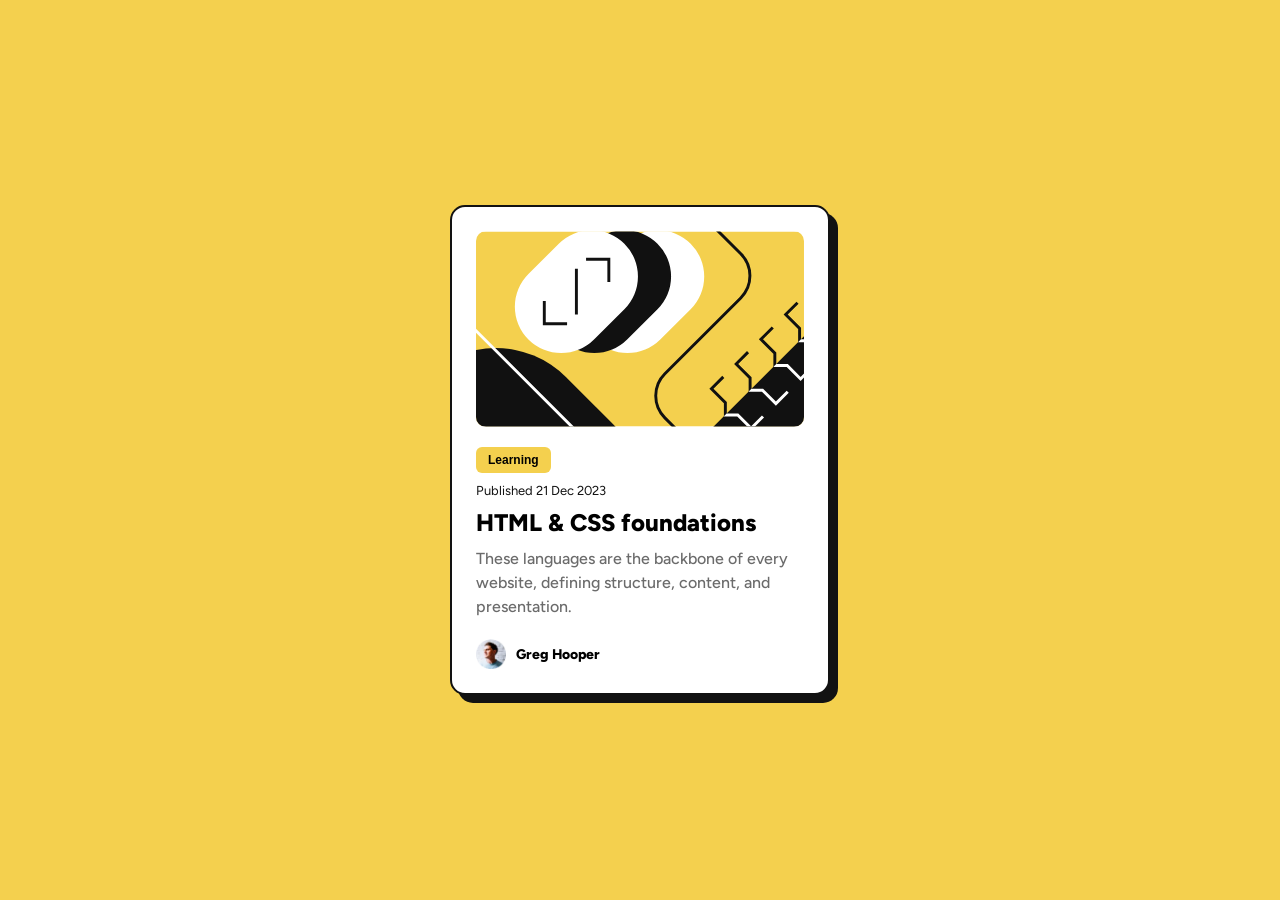
<file: blog-preview-card-main/index.html>
<!doctype html>
<html lang="en">
  <head>
    <meta charset="UTF-8" />
    <meta name="viewport" content="width=device-width, initial-scale=1.0" />
    <title>Frontend Mentor | Blog preview card</title>

    <link rel="stylesheet" href="./style.css" />
  </head>

  <body>
    <main class="card">
      <img
        class="card-image"
        src="./assets/images/illustration-article.svg"
        alt="Article illustration"
      />

      <div class="card-content">
        <button class="tag">Learning</button>

        <span class="publish-date">Published 21 Dec 2023</span>

        <h2 class="card-title">HTML & CSS foundations</h2>

        <p class="card-description">
          These languages are the backbone of every website, defining structure,
          content, and presentation.
        </p>

        <div class="author">
          <img
            class="author-avatar"
            src="./assets/images/image-avatar.webp"
            alt="Greg Hooper avatar"
          />
          <span class="author-name">Greg Hooper</span>
        </div>
      </div>
    </main>
  </body>
</html>
</file>
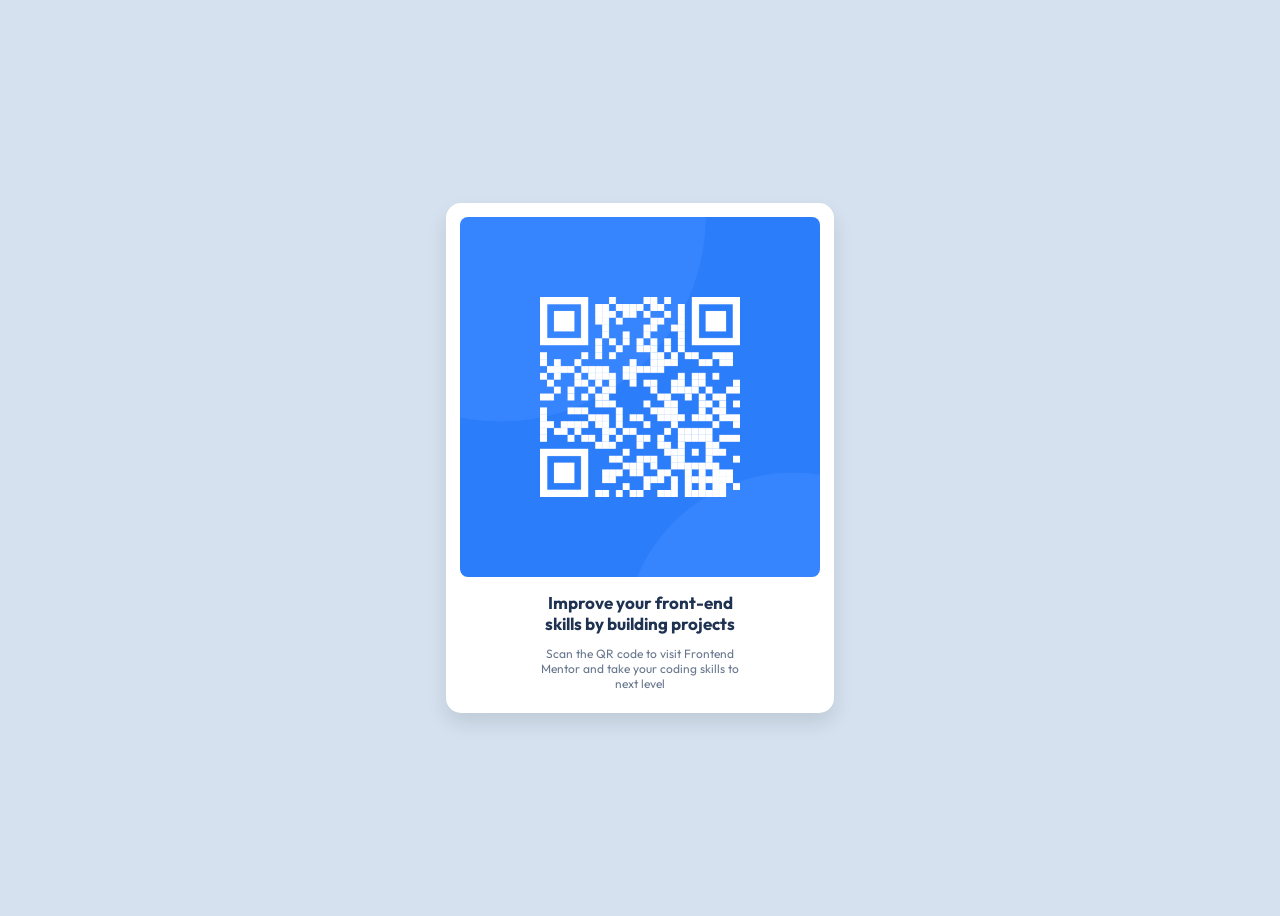
<file: qr-code-component-main/index.html>
<!doctype html>
<html lang="en">
  <head>
    <meta charset="UTF-8" />
    <meta name="viewport" content="width=device-width, initial-scale=1.0" />
    <link
      rel="icon"
      type="image/png"
      sizes="32x32"
      href="./images/favicon-32x32.png"
    />
    <title>Frontend Mentor | QR code component</title>
    <link rel="stylesheet" href="./styles.css" />
  </head>
  <body>
    <main>
      <img src="./images/image-qr-code.png" alt="QR-CODE" />
      <div>
        <header>
          <h1>
            Improve your front-end <br />
            skills by building projects
          </h1>
          <p>
            Scan the QR code to visit Frontend <br />
            Mentor and take your coding skills to <br />next level
          </p>
        </header>
      </div>
    </main>
  </body>
</html>
</file>
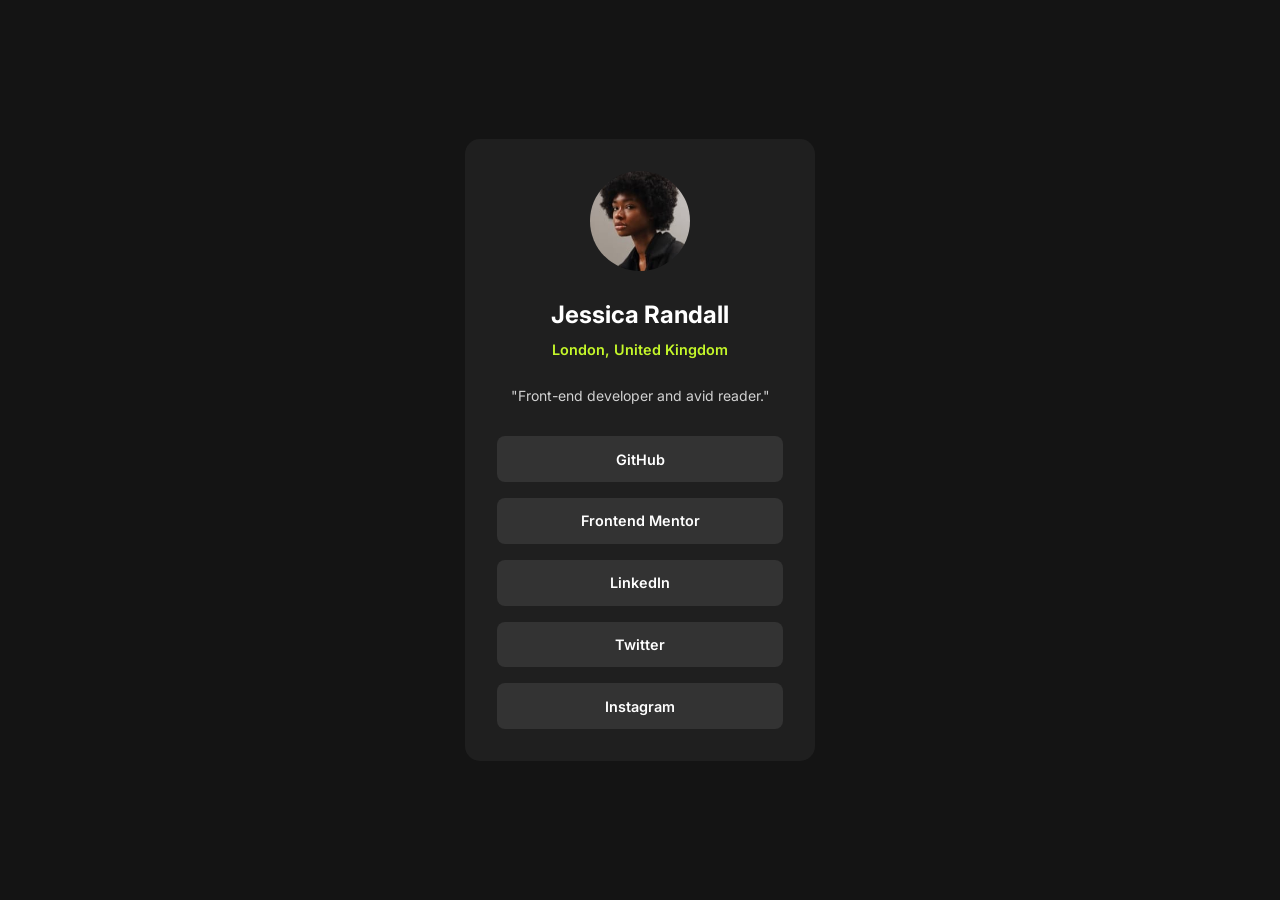
<file: social-links-profile-main/index.html>
<!doctype html>
<html lang="en">
  <head>
    <meta charset="UTF-8" />
    <meta name="viewport" content="width=device-width, initial-scale=1.0" />

    <link
      rel="icon"
      type="image/png"
      sizes="32x32"
      href="./assets/images/favicon-32x32.png"
    />

    <title>Frontend Mentor | Social links profile</title>
    <link rel="stylesheet" href="./style.css" />
  </head>

  <body class="page">
    <main class="profile">
      <header class="profile__header">
        <img
          class="profile__avatar"
          src="./assets/images/avatar-jessica.jpeg"
          alt="Jessica Randall"
        />

        <h2 class="profile__name">Jessica Randall</h2>
        <h4 class="profile__location">London, United Kingdom</h4>
        <p class="profile__description">
          "Front-end developer and avid reader."
        </p>
      </header>

      <div class="profile__links">
        <a href="#" class="profile__link">GitHub</a>
        <a href="#" class="profile__link">Frontend Mentor</a>
        <a href="#" class="profile__link">LinkedIn</a>
        <a href="#" class="profile__link">Twitter</a>
        <a href="#" class="profile__link">Instagram</a>
      </div>
    </main>
  </body>
</html>
</file>
<file: blog-preview-card-main/style.css>
@import url("https://fonts.googleapis.com/css2?family=Figtree:wght@300;500;800&display=swap");

* {
  box-sizing: border-box;
}

body,
h1,
h2,
h3,
p {
  margin: 0;
}

:root {
  --yellow: hsl(47, 88%, 63%);
  --white: hsl(0, 0%, 100%);
  --gray-500: hsl(0, 0%, 42%);
  --gray-950: hsl(0, 0%, 7%);
}

body {
  min-height: 100vh;
  font-family: "Figtree", sans-serif;
  display: flex;
  justify-content: center;
  align-items: center;
  background-color: var(--yellow);
}

.card {
  background-color: var(--white);
  padding: 24px;
  border-radius: 15px;
  border: 2px solid var(--gray-950);
  display: flex;
  flex-direction: column;
  gap: 20px;

  box-shadow: 8px 8px 0 var(--gray-950);
  max-width: 380px;
}

.card-image {
  border-radius: 10px;
  width: 100%;
}

.card-content {
  display: flex;
  flex-direction: column;
  gap: 10px;
}

.tag {
  border: none;
  border-radius: 6px;
  background-color: var(--yellow);
  align-self: flex-start;
  font-weight: 800;
  font-size: 12px;
  padding: 6px 12px;
}

.publish-date {
  font-size: 13px;
  color: var(--gray-950);
}

.card-title {
  font-weight: 800;
}

.card-description {
  font-size: 16px;
  font-weight: 500;
  color: var(--gray-500);
  line-height: 1.5;
}

.author {
  display: flex;
  align-items: center;
  gap: 10px;
  margin-top: 10px;
}

.author-avatar {
  width: 30px;
  height: 30px;
}

.author-name {
  font-weight: 800;
  font-size: 14px;
}
</file>
<file: qr-code-component-main/styles.css>
@import url("https://fonts.googleapis.com/css2?family=Outfit:wght@400;700&display=swap");

:root {
  --bg-color: #d5e1ef;
  --slate-300: hsl(212, 45%, 89%);
  --slate-500: hsl(216, 15%, 48%);
  --slate-900: hsl(218, 44%, 22%);
  --font-main: "Outfit", sans-serif;
}

body {
  display: flex;
  justify-content: center;
  align-items: center;
  min-height: 100vh;
  font-family: var(--font-main);
  background-color: var(--bg-color);
}

main {
  display: flex;
  flex-direction: column;
  align-items: center;
  justify-content: space-around;
  background-color: white;
  border-radius: 15px;
  padding: 10px;
  box-shadow: 0 10px 20px rgba(0, 0, 0, 0.1);
}

img {
  width: 40vh;
  border-radius: 10px;
  height: 40vh;
  margin: 2px;
  padding: 2px;
}

header {
  text-align: center;
}

h1 {
  color: var(--slate-900);
  font-size: 17px;
  font-weight: 700;
}

p {
  color: var(--slate-500);
  font-size: 12px;
  font-weight: 400;
}
</file>
<file: social-links-profile-main/style.css>
@import url("https://fonts.googleapis.com/css2?family=Inter:wght@400;600;700&display=swap");

:root {
  --green: hsl(75, 94%, 57%);
  --white: hsl(0, 0%, 100%);
  --grey--700: hsl(0, 0%, 20%);
  --grey--800: hsl(0, 0%, 12%);
  --grey--900: hsl(0, 0%, 8%);
}

* {
  margin: 0;
  padding: 0;
  box-sizing: border-box;
}

.page {
  min-height: 100vh;
  display: flex;
  justify-content: center;
  align-items: center;
  background-color: var(--grey--900);
  color: var(--white);
  font-family: "Inter", sans-serif;
}

.profile {
  background-color: var(--grey--800);
  padding: 2rem;
  border-radius: 15px;
  width: 100%;
  max-width: 350px;
  text-align: center;
}

.profile__header {
  display: flex;
  flex-direction: column;
  align-items: center;
  gap: 0.8rem;
  margin-bottom: 2rem;
}

.profile__avatar {
  width: 100px;
  border-radius: 50%;
  margin-bottom: 1rem;
}

.profile__name {
  font-weight: 700;
}

.profile__location {
  color: var(--green);
  font-weight: 600;
  font-size: 0.9rem;
}

.profile__description {
  font-weight: 400;
  opacity: 0.8;
  margin-top: 1rem;
  font-size: 14px;
}

.profile__links {
  display: flex;
  flex-direction: column;
  gap: 1rem;
}

.profile__link {
  text-decoration: none;
  color: var(--white);
  background-color: var(--grey--700);
  padding: 0.9rem;
  border-radius: 8px;
  font-weight: 600;
  font-size: 0.9rem;
  transition: all 0.3s ease;
}

.profile__link:hover {
  background-color: var(--green);
  color: var(--grey--900);
}
</file>
